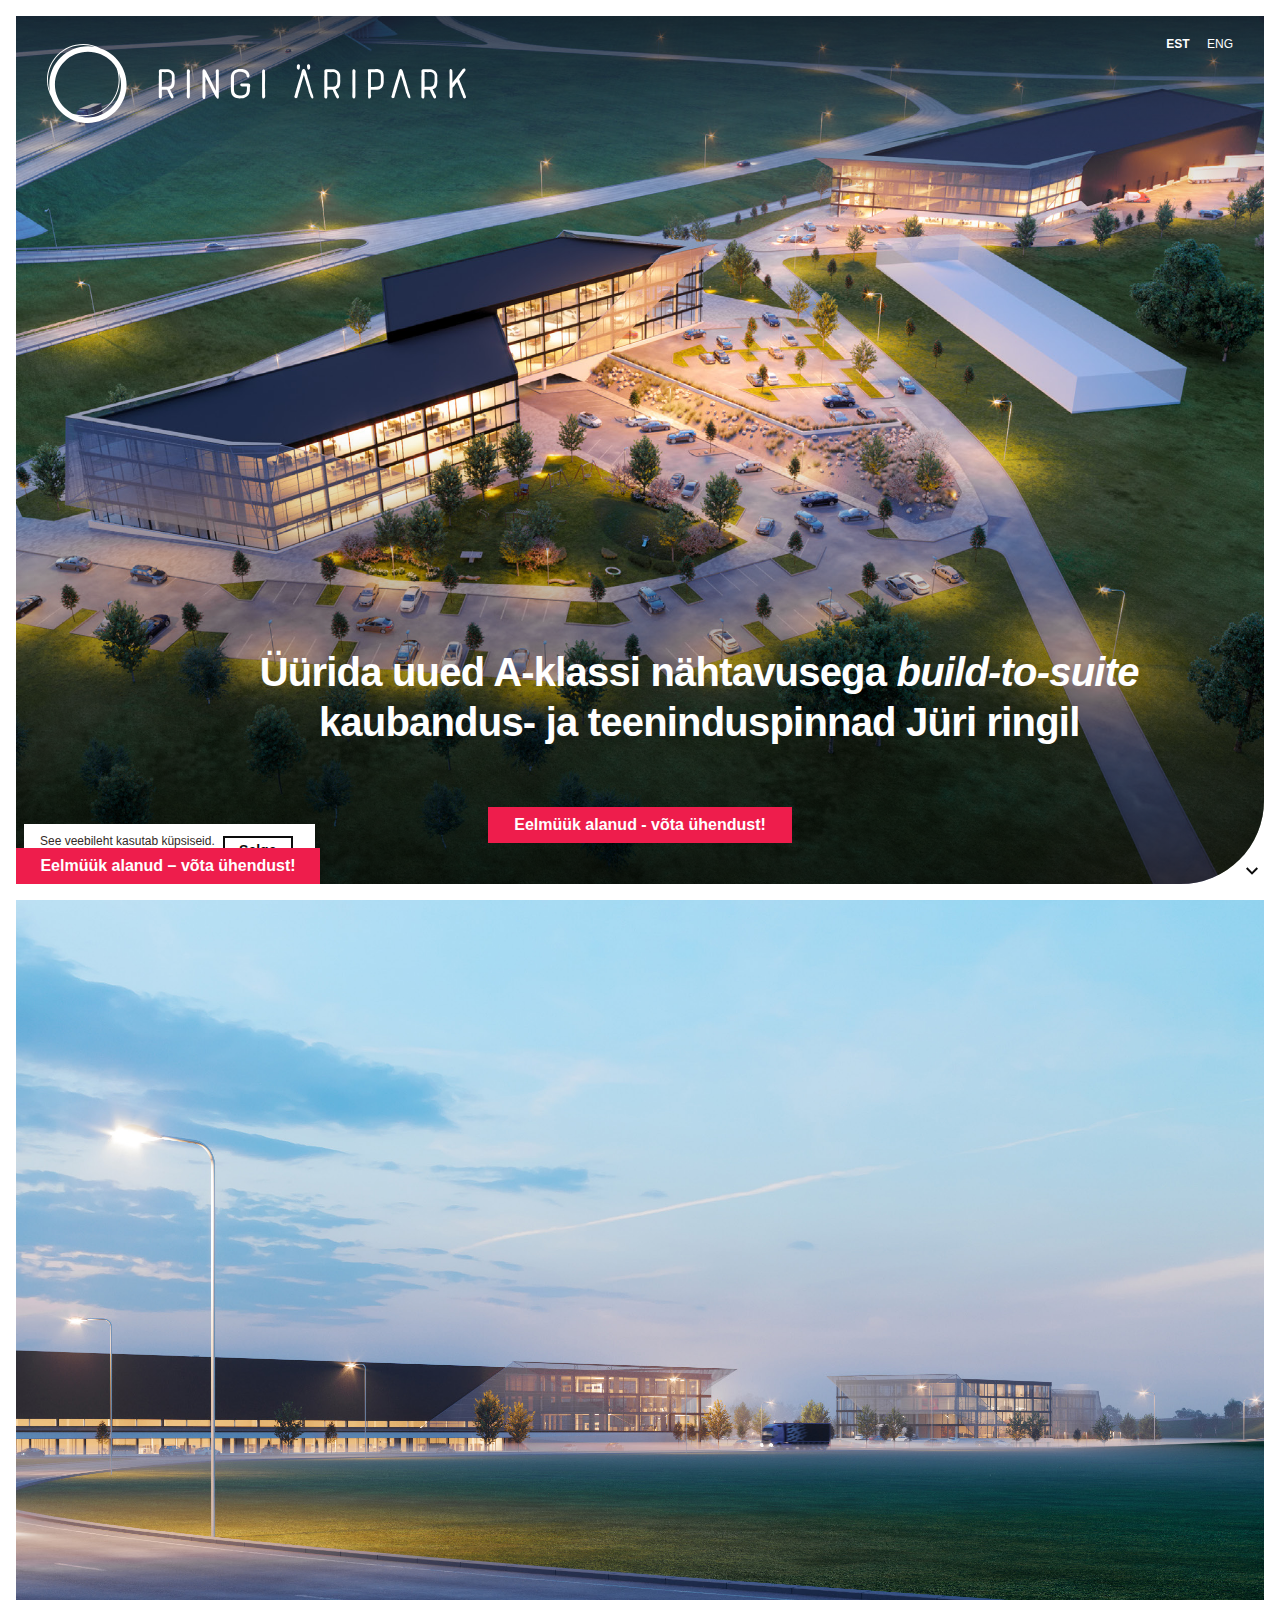
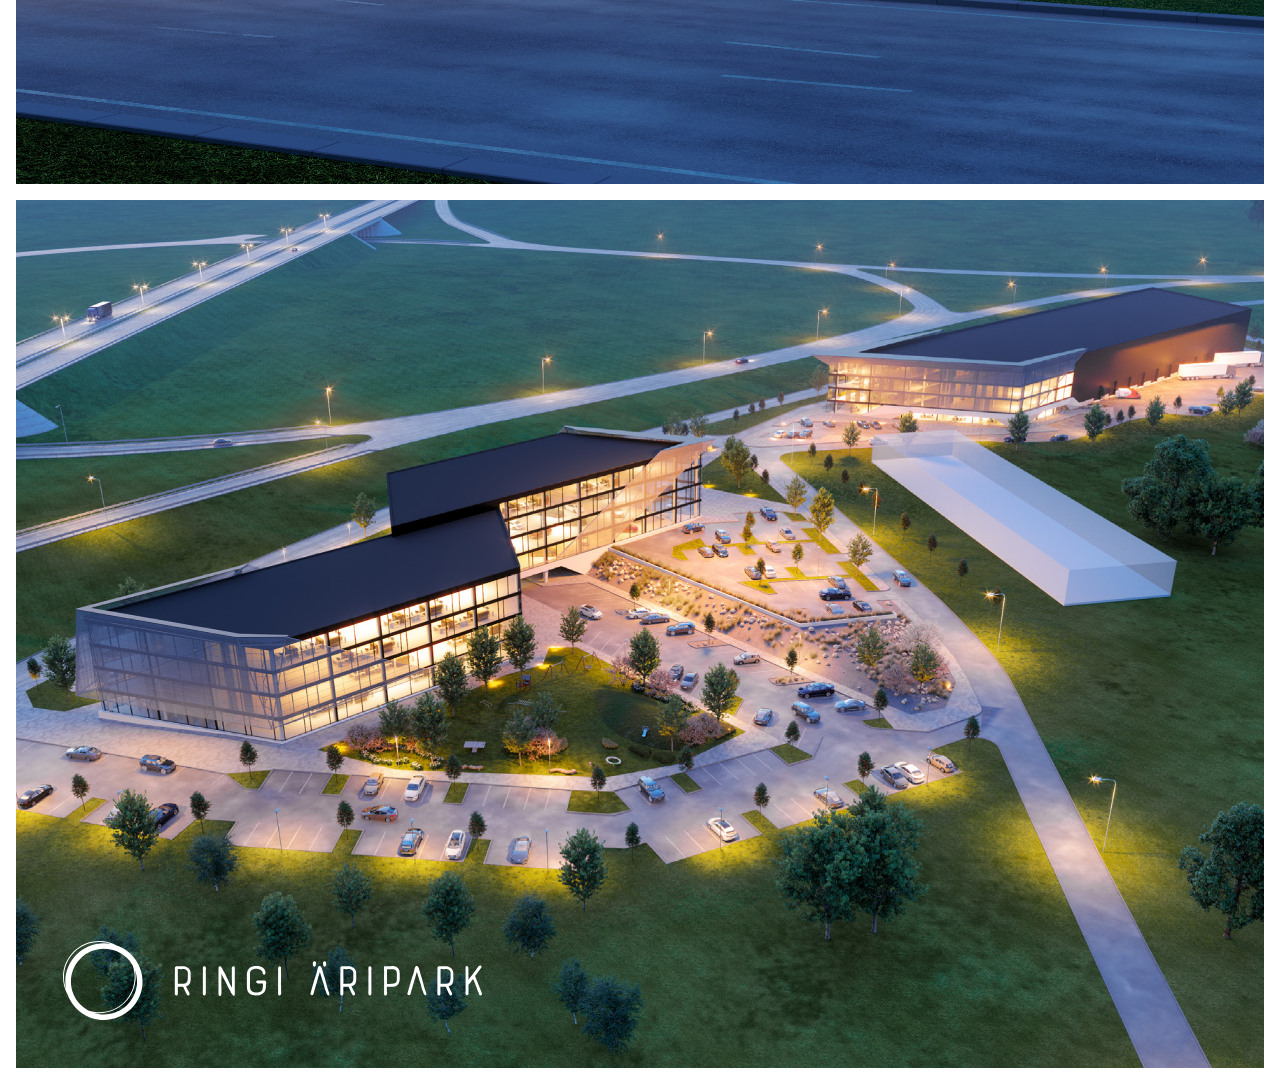
<file: index.html>
<!doctype html>
<html lang="et">

<head>
  <!-- Required meta tags -->
  <meta charset="utf-8">
  <meta name="viewport" content="width=device-width, initial-scale=1, shrink-to-fit=no">

  <!-- Bootstrap CSS -->
  <link rel="stylesheet" href="https://stackpath.bootstrapcdn.com/bootstrap/4.4.1/css/bootstrap.min.css"
    integrity="sha384-Vkoo8x4CGsO3+Hhxv8T/Q5PaXtkKtu6ug5TOeNV6gBiFeWPGFN9MuhOf23Q9Ifjh" crossorigin="anonymous">

  <!-- Custom CSS -->
  <link rel="stylesheet" href="css/styles.css">
  <link rel="stylesheet" href="css/mobile-styles.css">

  <!-- JS -->
  

  <link rel='shortcut icon' type='image/x-icon' href='favicon/favicon.ico' />

  <title>Ringi Äripark</title>
</head>

<body>

<div id="main" class="page">    

    <div class="sticky-top"></div>
    <div class="sticky-bottom"></div>

    <!-- Intro -->
    <section class="scroll">
        <div id="intro" class="container-fluid scrollify" data-section-name="first">
            <div id="logo" class="logo">
                <img src="icons and logos/logo-white.svg" alt="Ringi Äripark logo">
            </div>
            <div class="languages">
                <a class="body-xs" href="#"><strong>EST</strong></a>
                <a class="body-xs" href="#">ENG</a>
            </div>
            <div id="scrolldown" class="scrolldown" style="display: none;">
                <img onclick="window.scrollTo(0, window.innerHeight-16);" src="icons and logos/ScrolldownBtn.svg" alt="Järgmine sektsioon" aria-hidden="true">
            </div>
            <div class="container-fluid upper-gradient"></div>
            <div id="lower-grad" class="container-fluid lower-gradient"></div>

            <div id="heading-desktop" style="display: none;" class="heading">
                <h1>Üürida uued A-klassi nähtavusega <i>build-to-suite</i> kaubandus- ja teeninduspinnad Jüri ringil</h1>
            </div>
            <div id="heading-mobile" style="display: none;" class="heading">
                <h1>Üürida uued</h1>
                <h1>A-klassi nähtavusega <i>build-to-suite</i> kaubandus- ja teenindus-</h1>
                <h1>pinnad Jüri ringil</h1>
            </div>
            <div class="container-fluid btn-container">
                <button id="desktop-cta" onclick="handleCTA()" type="button" class="btn btn-primary m-primary">Eelmüük alanud - võta ühendust!</button>
            </div>

            <div id="sticky-cta" class="container sticky-cta" style="display:none">
                <button onclick="handleCTA()" type="button" class="btn btn-primary m-primary">Eelmüük alanud – võta ühendust!</button>
            </div>

            <div id="cookie-notice" class="cookie-notice">
                <div class="cookie-notice-text">
                    <p class="body-xs">See veebileht kasutab küpsiseid.</p>
                    <p class="body-xs">Tutvu meie <span><a href="">privaatsuspoliitikaga.</a></span></p>
                </div>
                
                <button type="button" onclick="hideCookieNotice()" class="btn btn-seconday s-secondary">Selge</button>
            </div>
        </div>
    </section>



    <!-- Detailinfo -->
    <section class="scroll">
        <div id="detailinfo" class="container-fluid scrollify">
            <img id="detailinfo-img" src="3D/ringi-aripark3.jpg" style="display:none" alt="Ringi Äripark 3D visualisatsioon">
            <div id="detailinfo-transparent" class="transparent-layer bg-white"></div>
            <div id="detailinfo-wrapper" class="container detailinfo-wrapper">
                <div class="rectangle9"></div>
                <h2 class="detailinfo-heading">Detailinfo</h2>
                <div class="rectangle10"></div>
                <div class="row detailinfo-row">
                    <p class="body-m-basic detailinfo-name">Tüüp</p>
                    <p class="body-m-basic">100% ärimaa</p>
                </div>
                <div class="rectangle13"></div>
                <row class="row detailinfo-row">
                    <p class="body-m-basic detailinfo-name">Brutopind</p>
                    <p class="body-m-basic">29 000 m<sup>2</sup></p>
                </row>
                <div class="rectangle13"></div>
                <row class="row detailinfo-row">
                    <p class="body-m-basic detailinfo-name">Hooneid</p>
                    <p class="body-m-basic">Kuni 5</p>
                </row>
                <div class="rectangle13"></div>
                <row class="row detailinfo-row">
                    <p class="body-m-basic detailinfo-name">Korruseid</p>
                    <p class="body-m-basic">Kuni 5</p>
                </row>
                <div class="rectangle13"></div>
                <row class="row detailinfo-row">
                    <p class="body-m-basic detailinfo-name desktop">Hoonestuskõrgus</p>
                    <p class="body-m-basic detailinfo-name mobile">Hoonestus-kõrgus</p>
                    <p class="body-m-basic">Kuni 20 m</p>
                </row>
                <div class="rectangle13"></div>
                <row class="row detailinfo-row">
                    <p class="body-m-basic detailinfo-name desktop">Kasutusotstarve</p>
                    <p class="body-m-basic detailinfo-name mobile">Kasutus-otstarve</p>
                    <p class="body-m-basic">Kaubandus, teenindus, showroom, büroo, ladu, väiketootmine</p>
                </row>
                <div class="rectangle13"></div>
                <row class="row detailinfo-row">
                    <p class="body-m-basic detailinfo-name">Parkimine</p>
                    <p class="body-m-basic">Krundil, tasuta</p>
                </row>
                <div class="rectangle13"></div>
                <row class="row detailinfo-row">
                    <p class="body-m-basic detailinfo-name">Energiamärgis</p>
                    <p class="body-m-basic">A</p>
                </row>
                <div class="rectangle13"></div>
                <row class="row detailinfo-row">
                    <p class="body-m-basic detailinfo-name">Tehnovõrgud</p>
                    <p class="body-m-basic">Vesi ja kanalisatsioon, gaas, elekter, side</p>
                </row>
                <div class="rectangle13"></div>
                <row class="row detailinfo-row">
                    <p class="body-m-basic detailinfo-name">Valmimine</p>
                    <p class="body-m-basic">Kuni 24 kuud</p>
                </row>
                <div class="rectangle10"></div>
                <button type="button" class="btn btn-primary m-primary"><svg width="24" height="16" viewBox="0 0 24 16" fill="none" xmlns="http://www.w3.org/2000/svg">
                    <path d="M19.35 6.04C18.67 2.59 15.64 0 12 0C9.11 0 6.6 1.64 5.35 4.04C2.34 4.36 0 6.91 0 10C0 13.31 2.69 16 6 16H19C21.76 16 24 13.76 24 11C24 8.36 21.95 6.22 19.35 6.04ZM17 9L12 14L7 9H10V5H14V9H17Z" fill="white"/>
                    </svg><span onclick="window.location.href='test.pdf'" class="btn-span" target="_blank">PDF-esitlus</span></button>
            </div>
        </div>
    </section>

    <!-- Kontakt -->
    <section class="scroll">
        <div id="kontakt" class="scroll-end container-fluid scrollify">
            
            <div id="kontakt-wrapper" class="container kontakt-wrapper">
                <div class="rectangle9 bg-white"></div>
                <h2 class="white" >Võta ühendust!</h2>
                <div class="row kontakt-text">
                    <p class="body-m-basic white">Martin Ellervee</p>
                    <p class="body-m-basic white">Stadium Real Estate OÜ</p>
                </div>
                <div class="row kontakt-email">
                    <a href="mailto:martin@baltreal.ee" class="body-m-basic white underline">martin<span style="bottom: 2px; position:relative;"><small>@</small></span>baltreal.ee</a>
                    <p class="body-m-basic white underline">+372 50 58 794</p>
                </div>
                <form method="post" id="contact-form">

                    <input type="text" id="first-name" name="firstname" placeholder="Teie nimi*">
                    <input type="tel" id="phone" name="phone" placeholder="Telefon*">
                    <input type="email" id="email" name="email" placeholder="E-post*">
                    <textarea id="message" name="message" placeholder="Küsimused, soovid, ettepanekud*"></textarea>
                    <p class="body-xs">Kasutame isikuandmeid kliendi päringule vastamiseks. Me ei edasta isikuandmeid kolmandatele osapooltele ega lisa isikuandmeid reklaami eesmärgiga andmebaasidesse. <a href="#">Tutvu meie privaatsuspoliitikaga.</a></p>
                    <div id="recaptcha" class="g-recaptcha" data-sitekey="6LfjTLkZAAAAABGS0VAmYJsb7lSmQNJJJyr55zqk" data-callback="recaptchaCallback"></div>
                    <button id="send-button" type="submit" class="btn btn-primary m-primary auto-layout before-recaptcha">Saada!</button>
                    <div id="form-notifications" class="form-notifications"></div>
                </form>
            </div>
            <div id="bottom-logo" style="display: none" class="logo">
                <img src="icons and logos/logo-white.svg" alt="Ringi Äripark logo">
            </div>
        </div>
    </section>
</div>

    

  <!-- Optional JavaScript -->
  
  <script src="js/smoothscroll.min.js"></script>
  
  <script src="https://www.google.com/recaptcha/api.js" async defer></script>

  <!-- jQuery first, then Popper.js, then Bootstrap JS -->
  <script src="https://code.jquery.com/jquery-3.4.1.slim.min.js"
    integrity="sha384-J6qa4849blE2+poT4WnyKhv5vZF5SrPo0iEjwBvKU7imGFAV0wwj1yYfoRSJoZ+n"
    crossorigin="anonymous"></script>
  <script src="https://cdn.jsdelivr.net/npm/popper.js@1.16.0/dist/umd/popper.min.js"
    integrity="sha384-Q6E9RHvbIyZFJoft+2mJbHaEWldlvI9IOYy5n3zV9zzTtmI3UksdQRVvoxMfooAo"
    crossorigin="anonymous"></script>
  <script src="https://stackpath.bootstrapcdn.com/bootstrap/4.4.1/js/bootstrap.min.js"
    integrity="sha384-wfSDF2E50Y2D1uUdj0O3uMBJnjuUD4Ih7YwaYd1iqfktj0Uod8GCExl3Og8ifwB6"
    crossorigin="anonymous"></script>

    <script src="js/script.js"></script>
    

</body>

</html>
</file>
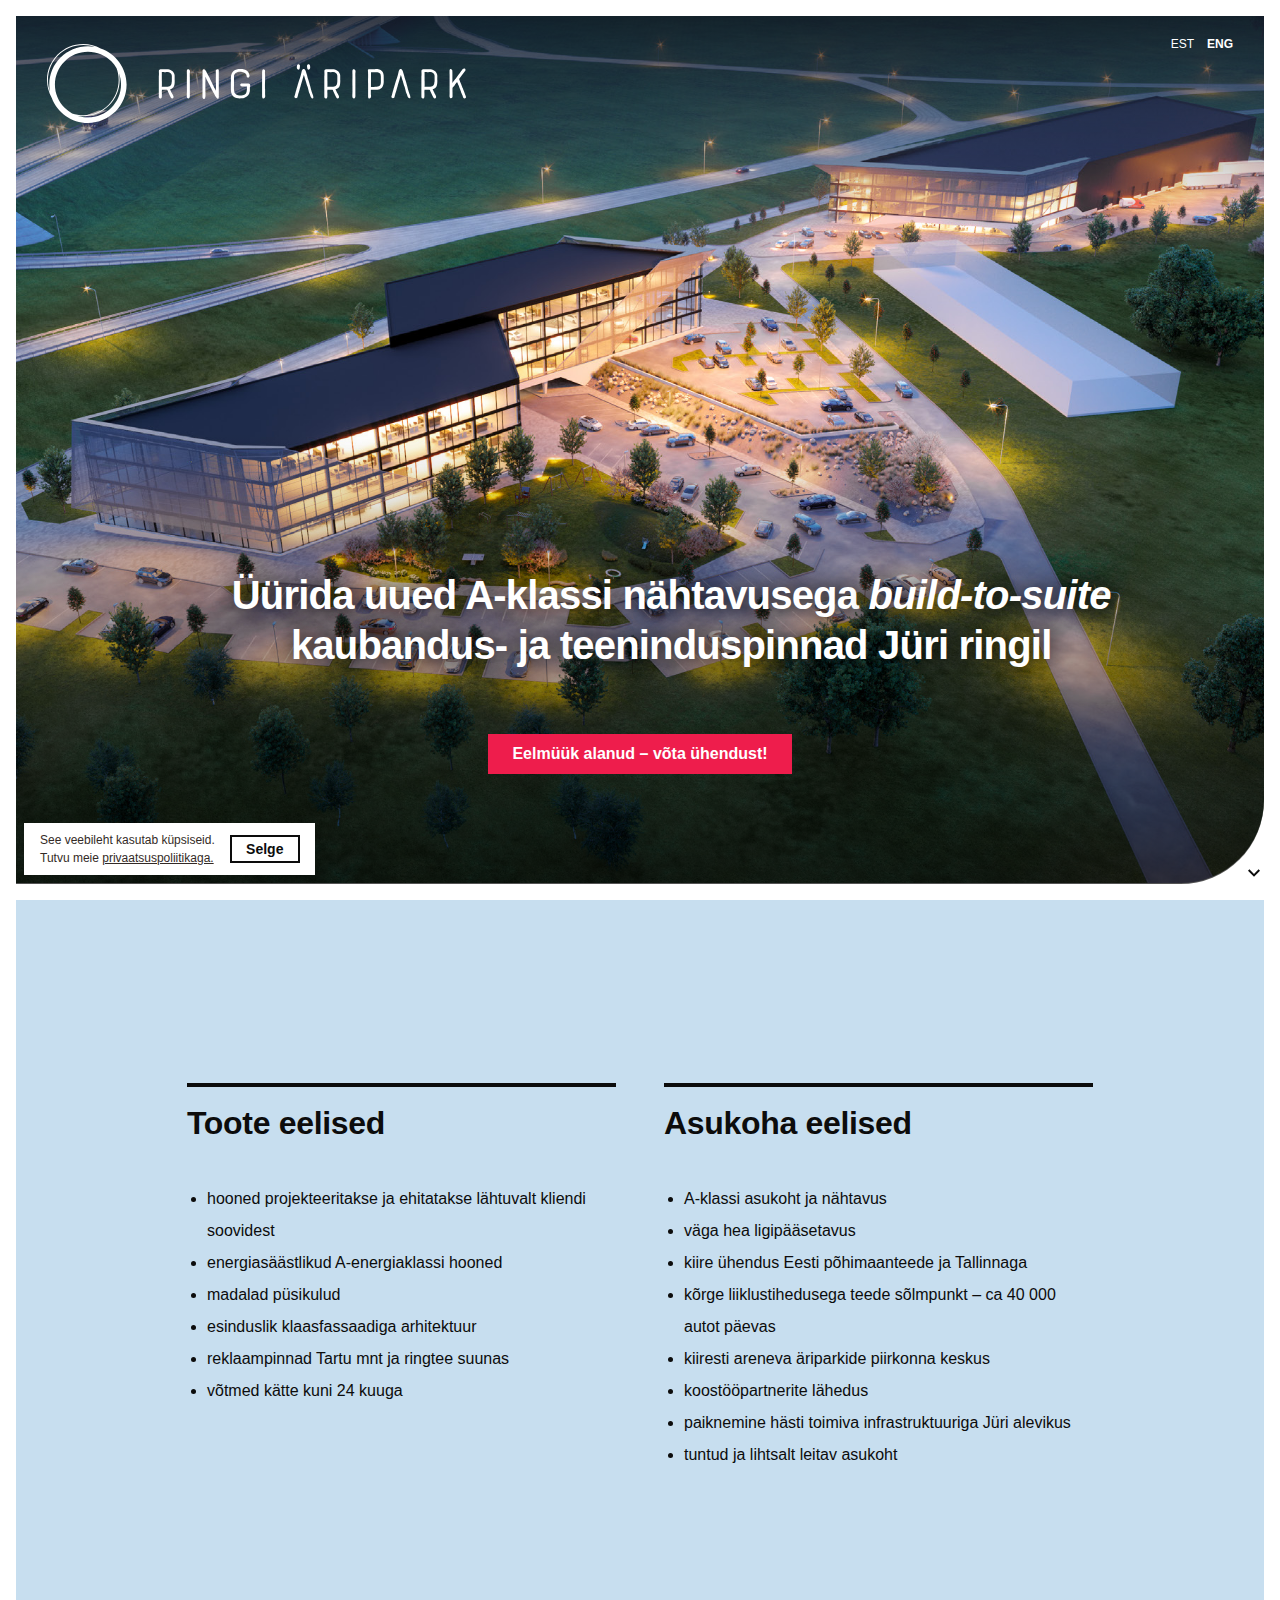
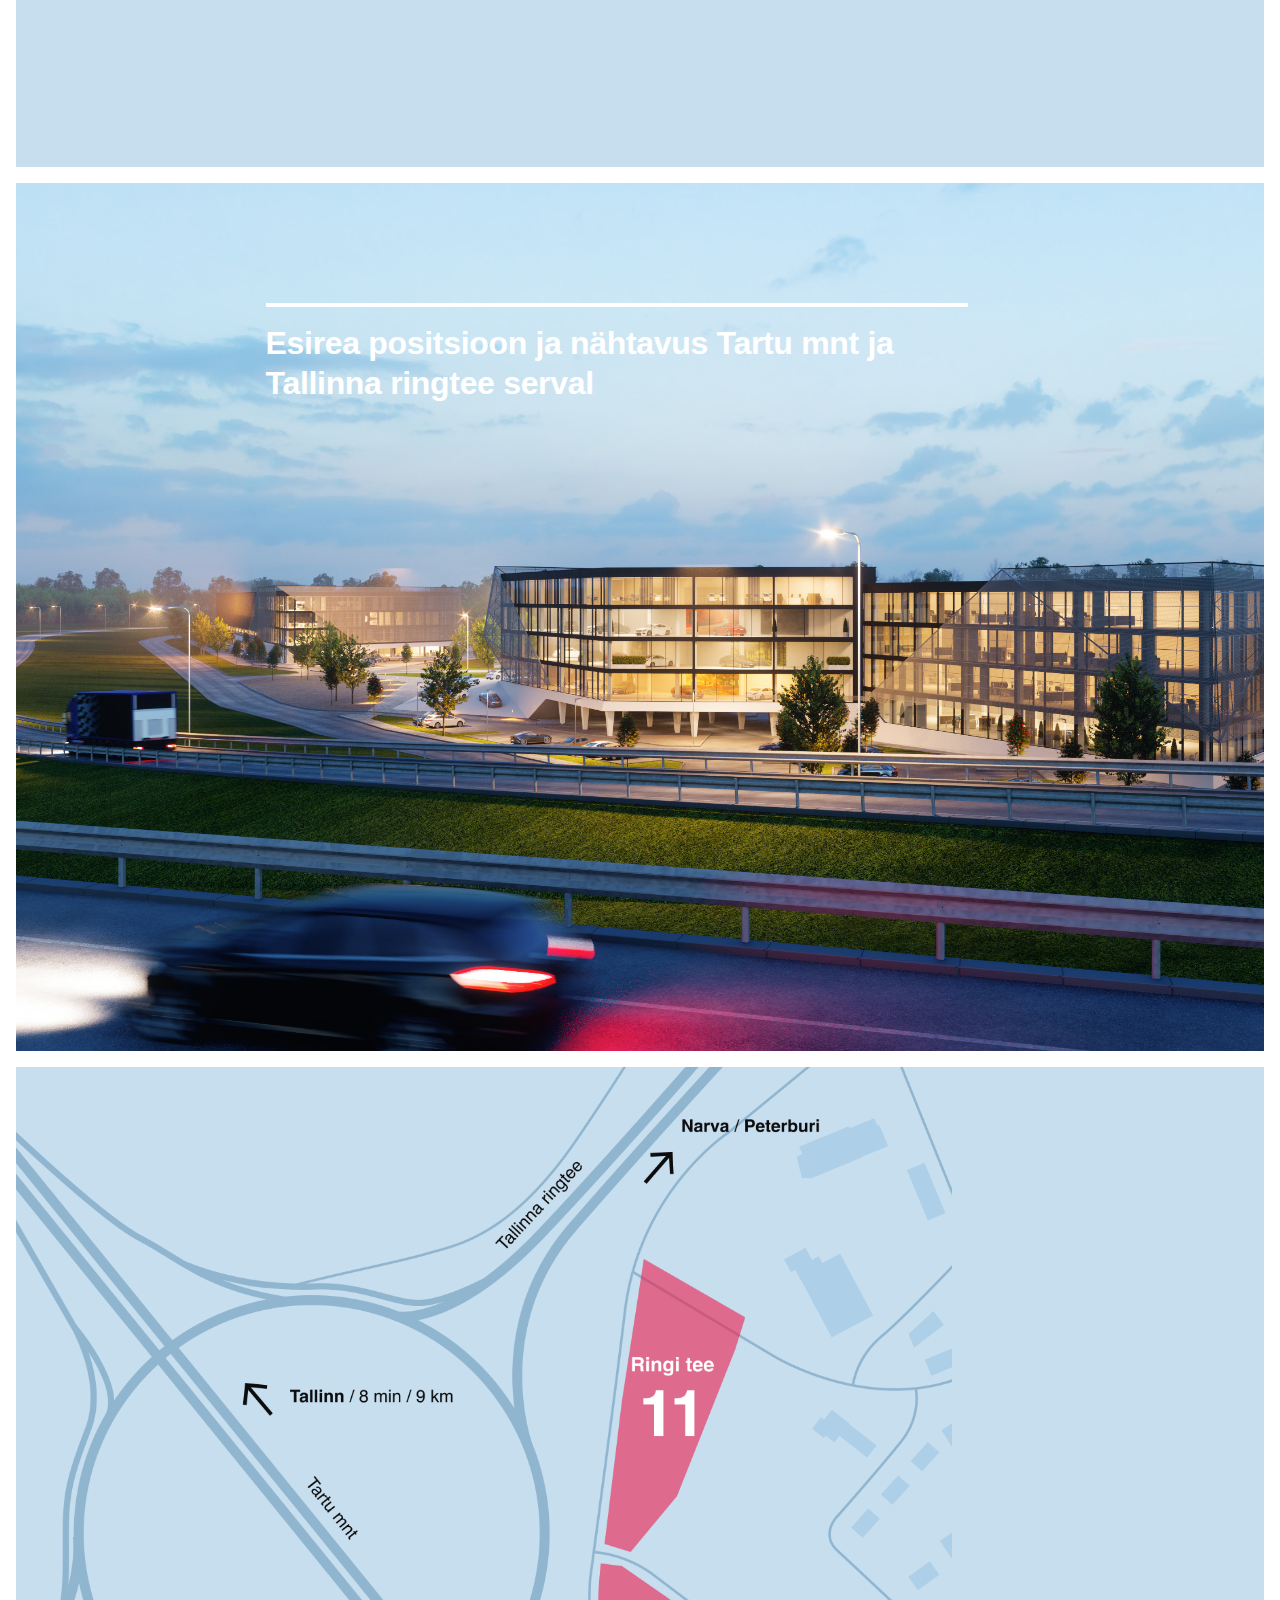
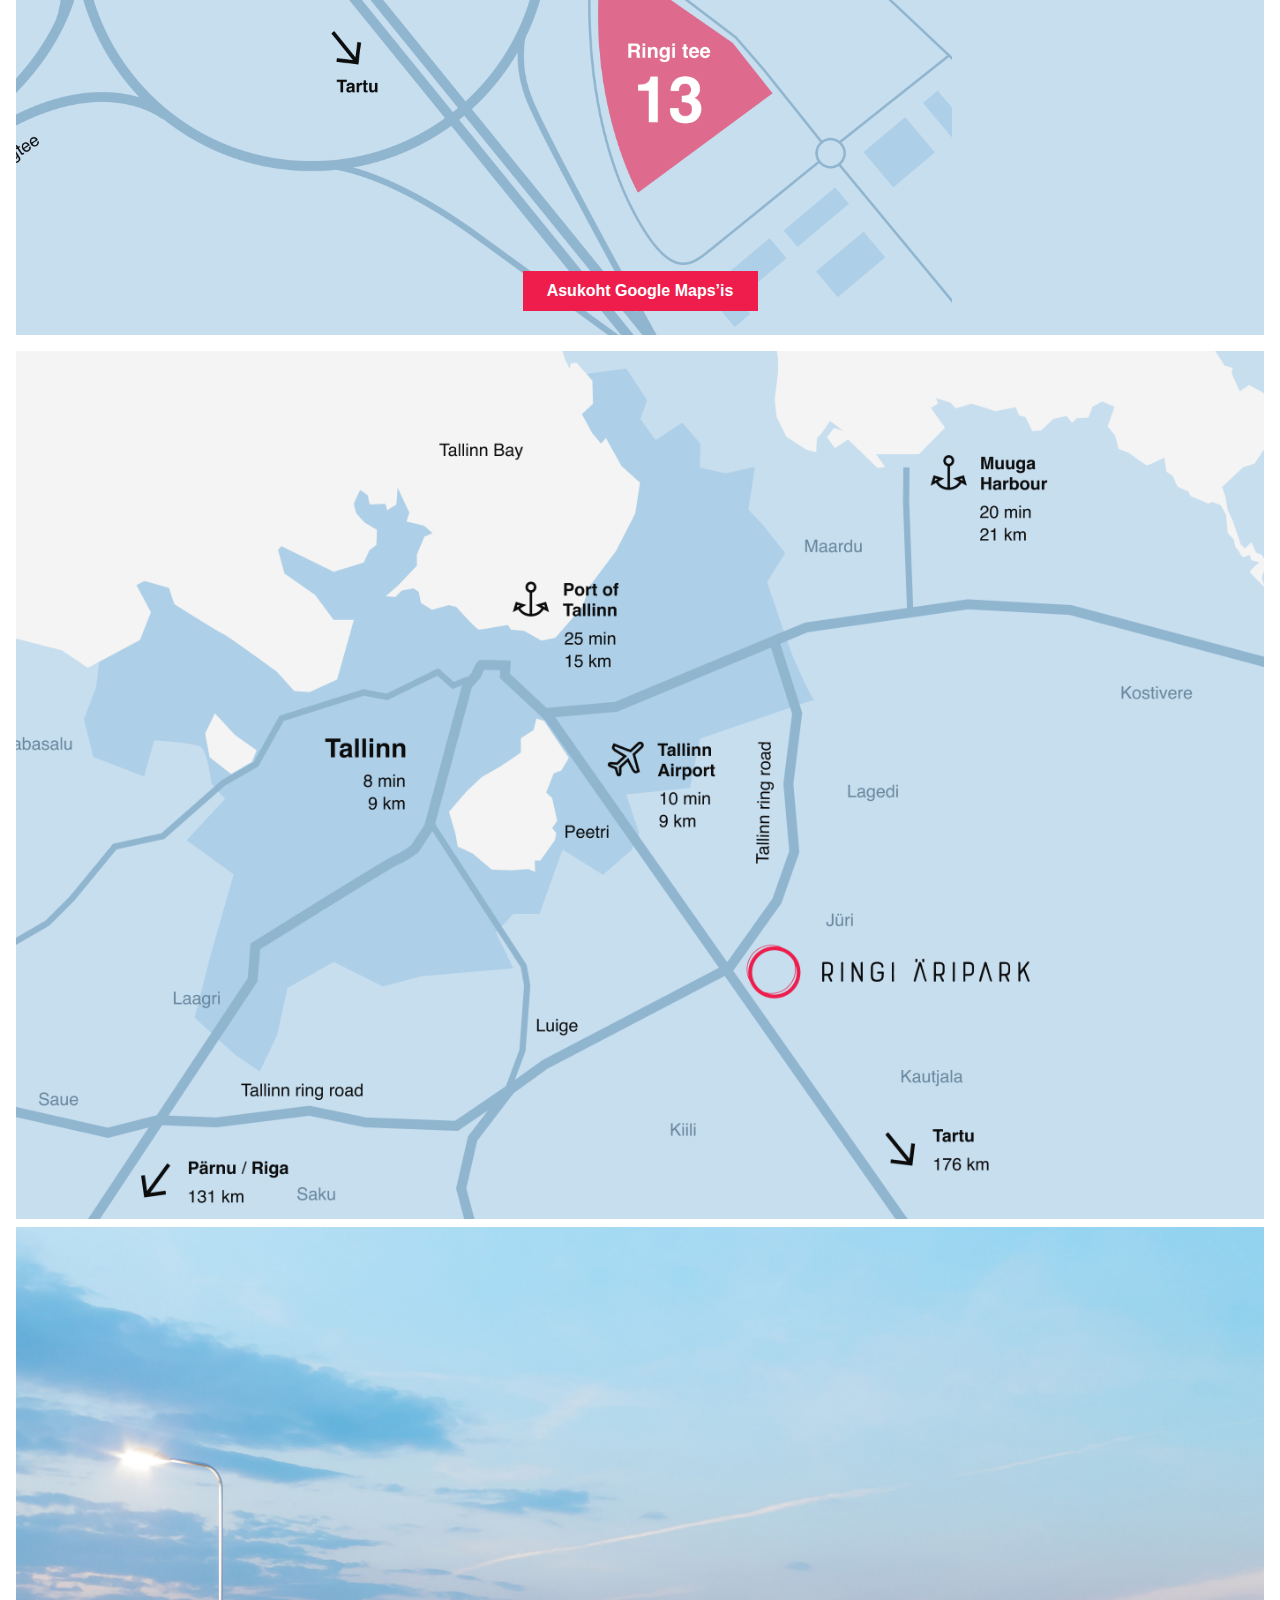
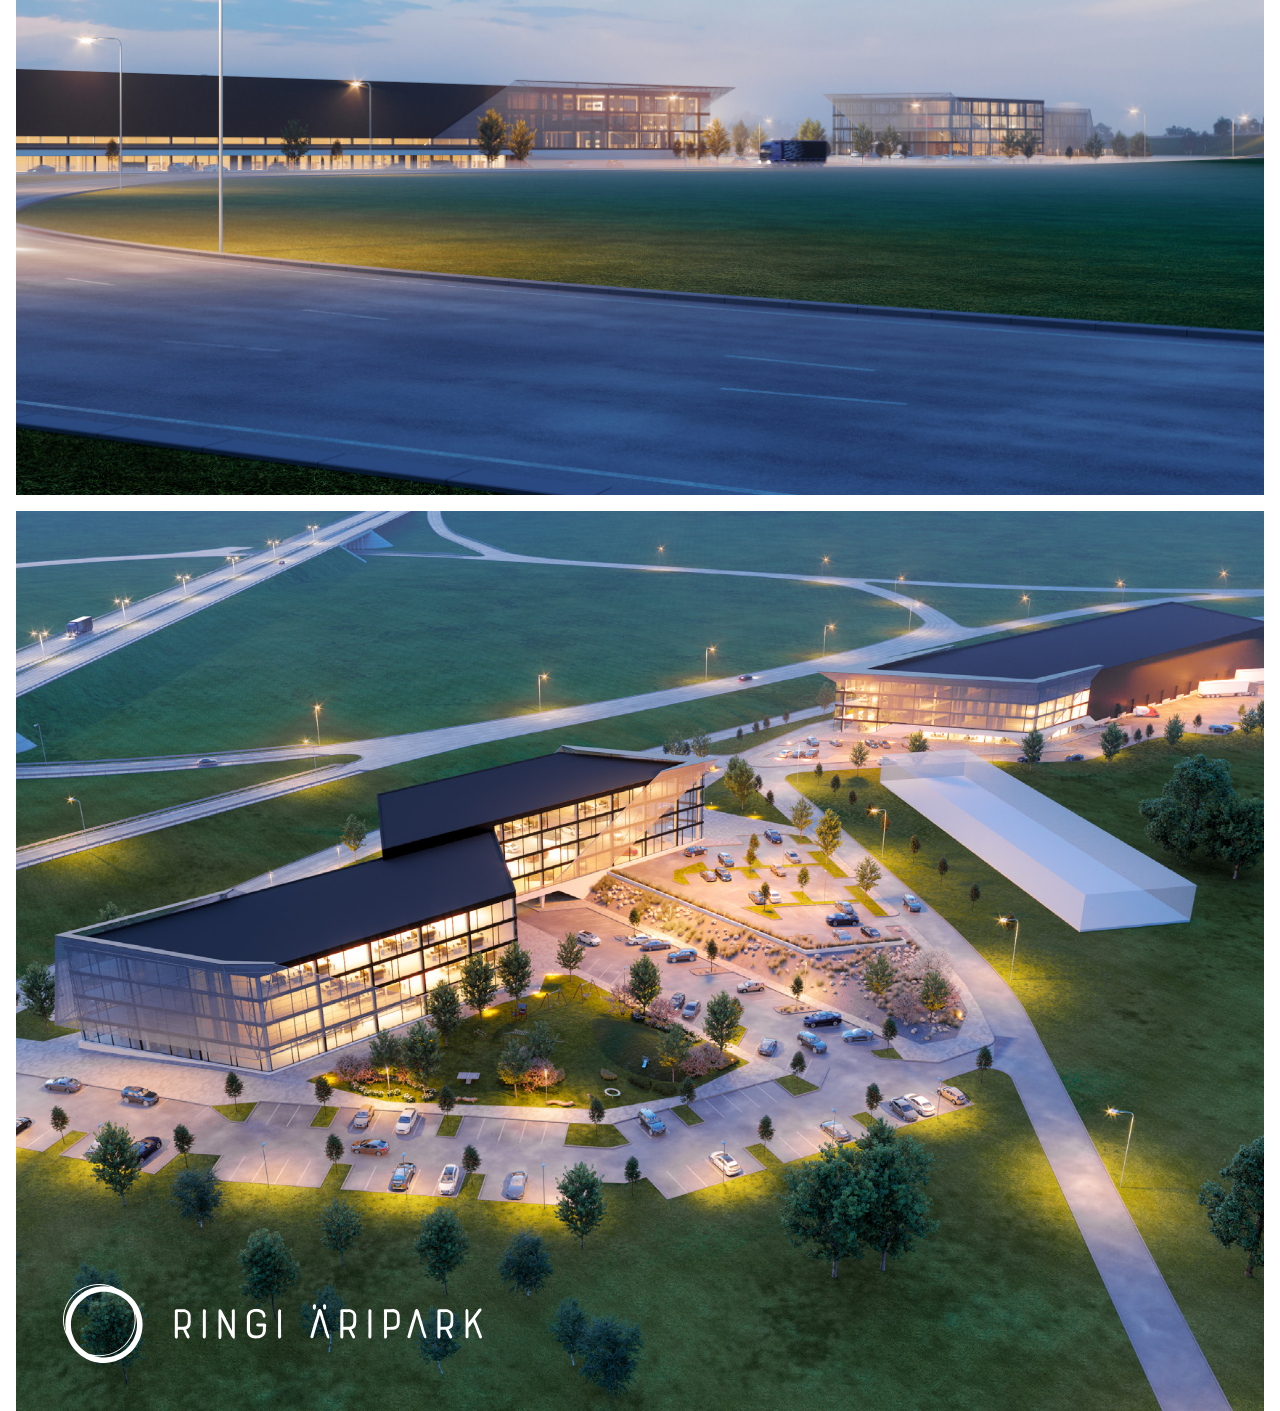
<file: vana versioon/index_eng.html>
<!doctype html>
<html lang="en">

<head>
  <!-- Required meta tags -->
  <meta charset="utf-8">
  <meta name="viewport" content="width=device-width, initial-scale=1, shrink-to-fit=no">

  <!-- Bootstrap CSS -->
  <link rel="stylesheet" href="https://stackpath.bootstrapcdn.com/bootstrap/4.4.1/css/bootstrap.min.css"
    integrity="sha384-Vkoo8x4CGsO3+Hhxv8T/Q5PaXtkKtu6ug5TOeNV6gBiFeWPGFN9MuhOf23Q9Ifjh" crossorigin="anonymous">

  <!-- Custom CSS -->
  <link rel="stylesheet" href="css/styles.css">

  <!-- JS -->
  <script src="https://www.google.com/recaptcha/api.js" async defer></script>
  <script src="https://code.jquery.com/jquery-3.5.1.min.js" integrity="sha256-9/aliU8dGd2tb6OSsuzixeV4y/faTqgFtohetphbbj0=" crossorigin="anonymous"></script>


  <link rel='shortcut icon' type='image/x-icon' href='favicon/favicon.ico' />

  <title>Ringi Äripark</title>
</head>

<body>

<div class="wrapper">

  <div class="sticky-top"></div>
  <div class="sticky-bottom"></div>
  <div class="sticky-left"></div>
  <div class="sticky-right"></div>
  <button id="sticky-cta" onclick="callToAction()" type="button" class="btn btn-primary m-primary auto-layout" style="display:none;">Eelmüük alanud – võta ühendust!</button>
  <div id="main" class="scroll-container">
<!-- Intro -->
    <section id="1">
      <div id="intro">
        <div class="container">
          <img class="logo" src="icons and logos/logo-white.svg" alt="">
          <img class="intro-img" src="3D/ringi-aripark1.jpg" alt="">
          <img src="icons and logos/ScrolldownBtn.svg" class="scroll-down" alt="" onclick="scrollDown(document.getElementById('eelised'))">
          <div id="cookie-alert" class="cookies-alert-container">
            <div class="cookies-alert-text">
              <p class="body-xs gray8">See veebileht kasutab küpsiseid.</p>
              <p class="body-xs gray8">Tutvu meie <span><a class="gray8 body-xs-underline" href="">privaatsuspoliitikaga.</a></span></p>
            </div>
            <button onclick="hideCookieAlert()" type="button" class="btn btn-secondary s-secondary">Selge</button>
          </div>
          <button onclick="callToAction()" type="button" class="btn btn-primary m-primary auto-layout">Eelmüük alanud – võta ühendust!</button>
          <div class="heading">
            <h1 class="white heading-text">Üürida uued A-klassi nähtavusega <i>build-to-suite</i> kaubandus- ja teeninduspinnad Jüri ringil</h1>
          </div>
          <div class="upper-cover-gradient"></div>
          <div id="lower-gradient" class="lower-cover-gradient"></div>
          <div class="language-container">
            <a href="index.html" class="est body-xs white">EST</a>
            <a href="index_eng.html" class="eng body-xs-bold white">ENG</a>  
          </div>
      
        </div>

      </div>
    </section>


    <!-- Eelised -->
    <section id="2">
      <div id="eelised">
        <div class="container2">
          <div class="toote-eelised">
            <div class="rectangle9"></div>
            <h2 class=eelised-heading>Toote eelised</h2>
            <div class="eelised-text">
              <ul>
                <li class="body-m-list">hooned projekteeritakse ja ehitatakse lähtuvalt kliendi soovidest</li>
                <li class="body-m-list">energiasäästlikud A-energiaklassi hooned</li>
                <li class="body-m-list">madalad püsikulud</li>
                <li class="body-m-list">esinduslik klaasfassaadiga arhitektuur</li>
                <li class="body-m-list">reklaampinnad Tartu mnt ja ringtee suunas</li>
                <li class="body-m-list">võtmed kätte kuni 24 kuuga</li>
              </ul>
            </div>
          </div>

          <div class="asukoha-eelised">
            <div class="rectangle9"></div>
            <h2 class="eelised-heading">Asukoha eelised</h2>
            <div class="eelised-text">
              <ul>
                <li class="body-m-list">A-klassi asukoht ja nähtavus</li>
                <li class="body-m-list">väga hea ligipääsetavus</li>
                <li class="body-m-list">kiire ühendus Eesti põhimaanteede ja Tallinnaga</li>
                <li class="body-m-list">kõrge liiklustihedusega teede sõlmpunkt – ca 40 000 autot päevas</li>
                <li class="body-m-list">kiiresti areneva äriparkide piirkonna keskus</li>
                <li class="body-m-list">koostööpartnerite lähedus</li>
                <li class="body-m-list">paiknemine hästi toimiva infrastruktuuriga Jüri alevikus</li>
                <li class="body-m-list">tuntud ja lihtsalt leitav asukoht</li>
              </ul>
            </div>
        </div>
        </div>
      </div>
    </section>


    <!-- Asukoht pildiga -->
    <section id="3">
      <div id="asukoht-pildiga">
        <div class="container">
          <div class="asukoht-pildiga-heading-container">
            <div class="rectangle9"></div>
            <h2 class="asukoht-pildiga-heading">Esirea positsioon ja nähtavus Tartu mnt ja Tallinna ringtee serval</h2>
            </div>
          
        </div>
      </div>
    </section>


    <!-- Asukoht kaardil -->
    <section id="4">
      <div id="asukoht-kaardil">
        <div class="container">
          <div class="flex-wrapper">
            <div class="asukoht-kaardil-img">
            </div>
            <div class="asukoht-kaardil-background">
            </div>
            <div class="overlay">
              <div id="info-box-wrapper" class="info-box-wrapper">
                <div id="info-box1" class="info-box">
                  <h4>Ringi tee 11</h4>
                  <div class="rectangle10"></div>
                  <p class="body-m-basic">Hooneid 2</p>
                  <div class="rectangle13"></div>
                  <p class="body-m-basic">Brutopind 14 000 m<sup>2</sup></p>
                  <div class="rectangle13" style="height:0.5px"></div>
                  <p class="body-m-basic">Krunt 14 520 m<sup>2</sup></p>
                  <div class="rectangle11"></div>
                </div>
                <div id="info-box2" class="info-box">
                  <h4>Ringi tee 13</h4>
                  <div class="rectangle10"></div>
                  <p class="body-m-basic">Hooneid 3</p>
                  <div class="rectangle13"></div>
                  <p class="body-m-basic">Brutopind 15 000 m<sup>2</sup></p>
                  <div class="rectangle13" style="height:0.5px"></div>
                  <p class="body-m-basic">Krunt 16 238 m<sup>2</sup></p>
                  <div class="rectangle11"></div>
                </div>
              </div>
            </div>
            <div class="overlay">
              <div id="asukoht-kaardil-text-wrapper" class="asukoht-kaardil-text-wrapper">
                <div class="rectangle9"></div>
                <h2 class="asukoht-kaardil-heading">Lähiümbrus</h2>
                <div class="text-container">
                  <p class="body-m-list">Eesti üks olulisim liiklussõlm ja äripiirkond, mis lähiaastatel üha laieneb.</p>
                  <p class="body-m-list">Piirkonnas tegutseb üle 2200 ettevõtte, sh Via 3L, DPD, Smarten Logistics, Rimi, Maxima, ABB, Bosch, Orkla, Pipelife, Würth, Inchcape Motors, United Motors jpt.</p>
                </div>
              </div>
            </div>
          </div>
          <a class="btn btn-primary m-primary auto-layout" target="_blank" role="button" href="https://www.google.com/maps/place/Ringi+tee+13,+J%C3%BCri,+75305+Harju+maakond/@59.3520503,24.6077846,10z/data=!4m5!3m4!1s0x4692ea2bfbf39341:0xc72deb154c289834!8m2!3d59.3520476!4d24.8879413">Asukoht Google Maps&#8217;is</a>
              
        </div>
        
      </div>
    </section>

    <!-- Asukoht kaardil üldisem -->
    <section id="5">
        <div id="asukoht-kaardil-yldisem">
          <div class="container">
                        
          </div>
        </div>
      </section>


    <!-- Detailinfo -->
    <section id="6">
      <div id="detailinfo">
        <div class="container">
          <div class="background-img"></div>
          <div class="overlay">
            <div id="detailinfo-wrapper" class="detailinfo-wrapper">
              <div class="rectangle9"></div>
              <h2>Detailinfo</h2>
              <div class="rectangle10"></div>
              <div class="detailinfo-row-wrapper">
                <p class="body-m-basic detailinfo-name">Tüüp</p>
                <p class="body-m-basic">100% ärimaa</p>
              </div>
              <div class="rectangle13"></div>
              <div class="detailinfo-row-wrapper">
                <p class="body-m-basic detailinfo-name">Brutopind</p>
                <p class="body-m-basic">29 000 m<sup>2</sup></p>
              </div>
              <div class="rectangle13"></div>
              <div class="detailinfo-row-wrapper">
                <p class="body-m-basic detailinfo-name">Hooneid</p>
                <p class="body-m-basic">Kuni 5</p>
              </div>
              <div class="rectangle13" style="height: 0.5px;"></div>
              <div class="detailinfo-row-wrapper">
                <p class="body-m-basic detailinfo-name">Korruseid</p>
                <p class="body-m-basic">Kuni 5</p>
              </div>
              <div class="rectangle13"></div>
              <div class="detailinfo-row-wrapper">
                <p class="body-m-basic detailinfo-name">Hoonestuskõrgus</p>
                <p class="body-m-basic">Kuni 20 m</p>
              </div>
              <div class="rectangle13"></div>
              <div class="detailinfo-row-wrapper">
                <p class="body-m-basic detailinfo-name">Kasutusotstarve</p>
                <p class="body-m-basic">Kaubandus, teenindus, showroom, büroo, ladu, väiketootmine</p>
              </div>
              <div class="rectangle13" style="height: 0.5px;"></div>
              <div class="detailinfo-row-wrapper">
                <p class="body-m-basic detailinfo-name">Parkimine</p>
                <p class="body-m-basic">Krundil, tasuta</p>
              </div>
              <div class="rectangle13"></div>
              <div class="detailinfo-row-wrapper">
                <p class="body-m-basic detailinfo-name">Energiamärgis</p>
                <p class="body-m-basic">A</p>
              </div>
              <div class="rectangle13" style="height: 0.5px;"></div>
              <div class="detailinfo-row-wrapper">
                <p class="body-m-basic detailinfo-name">Tehnovõrgud</p>
                <p class="body-m-basic">Vesi ja kanalisatsioon, gaas, elekter, side</p>
              </div>
              <div class="rectangle13"></div>
              <div class="detailinfo-row-wrapper">
                <p class="body-m-basic detailinfo-name">Valmimine</p>
                <p class="body-m-basic">Kuni 24 kuud</p>
              </div>
              <div class="rectangle10"></div>
              <button type="button" class="btn btn-primary m-primary auto-layout"><svg width="24" height="16" viewBox="0 0 24 16" fill="none" xmlns="http://www.w3.org/2000/svg">
                <path d="M19.35 6.04C18.67 2.59 15.64 0 12 0C9.11 0 6.6 1.64 5.35 4.04C2.34 4.36 0 6.91 0 10C0 13.31 2.69 16 6 16H19C21.76 16 24 13.76 24 11C24 8.36 21.95 6.22 19.35 6.04ZM17 9L12 14L7 9H10V5H14V9H17Z" fill="white"/>
                </svg><span class="btn-span">PDF-esitlus</span></button>
            </div> 
          </div>
              
        </div>
      </div>
    </section>


    <!-- Kontakt -->
    <section id="7">
      <div id="kontakt">
        <div class="container">
          <div class="background-img"></div>
          <div id="contact-form-wrapper" class="contact-form-wrapper">
            <div class="contact-opaque-layer">
              <div class="rectangle9"></div>
            <h2>Võta ühendust!</h2>
            <div class="kontakt-text-wrapper">
              <p class="body-m-basic">Martin Ellervee</p>
              <p class="body-m-basic">Stadium Real Estate OÜ</p>
              <div class="kontakt-email-wrapper">
                <a href="mailto:martin@baltreal.ee" class="body-m-basic">martin<span style="bottom: 2px; position:relative;"><small>@</small></span>baltreal.ee</a>
                <p class="body-m-basic">+372 50 58 794</p>
              </div>
            </div>

            <form method="post" id="contact-form">

              <input type="text" id="first-name" name="firstname" placeholder="Teie nimi*">
              <input type="tel" id="phone" name="phone" placeholder="Telefon*">
              <input type="email" id="email" name="email" placeholder="E-post*">
              <textarea id="message" name="message" placeholder="Küsimused, soovid, ettepanekud*"></textarea>
              <p class="body-xs">Kasutame isikuandmeid kliendi päringule vastamiseks. Me ei edasta isikuandmeid kolmandatele osapooltele ega lisa isikuandmeid reklaami eesmärgiga andmebaasidesse. <a href="#">Tutvu meie privaatsuspoliitikaga.</a></p>
              <div class="g-recaptcha" data-sitekey="6LfjTLkZAAAAABGS0VAmYJsb7lSmQNJJJyr55zqk" data-callback="recaptchaCallback"></div>
              <button id="send-button" type="submit" class="btn btn-primary m-primary auto-layout before-recaptcha">Saada!</button>
              <div id="form-notifications" class="form-notifications"></div>
            </form>
            </div>
          </div>
          <img class="logo" src="icons and logos/logo-white.svg" alt="">
        </div>
        
      </div>
    </section>
  </div>
</div>


  
  


  <!-- Optional JavaScript -->
  <script src="js/script.js"></script>
  
  <!-- jQuery first, then Popper.js, then Bootstrap JS -->
  <script src="https://code.jquery.com/jquery-3.4.1.slim.min.js"
    integrity="sha384-J6qa4849blE2+poT4WnyKhv5vZF5SrPo0iEjwBvKU7imGFAV0wwj1yYfoRSJoZ+n"
    crossorigin="anonymous"></script>
  <script src="https://cdn.jsdelivr.net/npm/popper.js@1.16.0/dist/umd/popper.min.js"
    integrity="sha384-Q6E9RHvbIyZFJoft+2mJbHaEWldlvI9IOYy5n3zV9zzTtmI3UksdQRVvoxMfooAo"
    crossorigin="anonymous"></script>
  <script src="https://stackpath.bootstrapcdn.com/bootstrap/4.4.1/js/bootstrap.min.js"
    integrity="sha384-wfSDF2E50Y2D1uUdj0O3uMBJnjuUD4Ih7YwaYd1iqfktj0Uod8GCExl3Og8ifwB6"
    crossorigin="anonymous"></script>
</body>

</html>
</file>
<file: css/styles.css>
/*
* Prefixed by https://autoprefixer.github.io
* PostCSS: v7.0.29,
* Autoprefixer: v9.7.6
* Browsers: last 4 version
*/

/* ---------------------------------------------------------------------------- */
/* ---------------GENERAL STYLES------------------ */
/* ---------------------------------------------------------------------------- */

html {
    scroll-behavior: smooth;
}

.page {
    padding: 0 16px 16px 16px;
}

.sticky-top {
    position: fixed; 
    height: 16px;
    width: calc(100% - 32px);
    z-index: 3000;
    background-color: white;
    
}

.sticky-bottom {
    position: fixed; 
    height: 16px;
    width: calc(100% - 32px);
    z-index: 3000;
    background-color: white;
    bottom: 0;
}

.container-fluid {
    margin-bottom: 16px;
}

h1 {
    font-family: Helvetica, sans-serif;
    font-style: normal;
    font-weight: bold;
    font-size: 40px;
    line-height: 50px;
    text-align: center;
    letter-spacing: -0.02em;
    padding: 0;
    margin: 0;
    min-width: 0;
    color: white;
    
}

h2 {
    font-family: Helvetica, sans-serif;
    font-style: normal;
    font-weight: bold;
    font-size: 32px;
    line-height: 40px;
    letter-spacing: -0.01em;
    color: #0C0C0C;
}

h4 {
    font-family: Helvetica, sans-serif;
    font-style: normal;
    font-weight: bold;
    font-size: 21px;
    line-height: 26px;
    color: #0C0C0C; 
}

.body-xs {
    font-family: Helvetica;
    font-style: normal;
    font-weight: normal;
    font-size: 12px;
    line-height: 18px;
    margin: 0;
    color: white;
}

.body-m-basic {
    font-family: Helvetica;
    font-style: normal;
    font-weight: normal;
    font-size: 16px;
    line-height: 24px;
    color: #0C0C0C;
}

.body-xs-bold {
    font-family: Helvetica;
    font-style: normal;
    font-weight: bold;
    font-size: 12px;
    line-height: 18px;
}

.body-xs {
    font-family: Helvetica;
    font-style: normal;
    font-weight: normal;
    font-size: 12px;
    line-height: 18px;
    margin: 0;
}

.body-xs-underline {
    font-family: Helvetica;
    font-style: normal;
    font-weight: normal;
    font-size: 12px;
    line-height: 18px;
    margin: 0;
    text-decoration: underline;
}

.s-secondary {
    background: white;
    border-radius: 0;
    border: 2px solid #0C0C0C;
    color: #0C0C0C;
    font-family: Helvetica, sans-serif;
    font-style: normal;
    font-weight: bold;
    font-size: 14px;
    line-height: 22px;
    padding: 0;
    outline: none;
}

.s-secondary:hover {
    border: 3px solid #BE0E36;
    background: white;
    color: #0C0C0C;
}

.s-secondary:active, .s-secondary:focus, .btn-secondary:focus, .btn-secondary:focus {
    background: white !important;
    color: #0C0C0C !important;
    outline: 1px solid #787878 !important;
    border-style: none !important;
    -webkit-box-shadow: none !important;
            box-shadow: none !important;
    border: 3px solid #BE0E36 !important;

}

.m-primary, .m-primary:disabled {
    background: #EE1D4C;
    color: white;
    border: none;
    border-radius: 0;
    font-family: Helvetica, sans-serif;
    font-style: normal;
    font-weight: bold;
    font-size: 16px;
    line-height: 24px;
    display: -webkit-inline-box;
    display: -ms-inline-flexbox;
    display: inline-flex;
    -webkit-box-align: center;
        -ms-flex-align: center;
            align-items: center;
    -webkit-box-pack: center;
        -ms-flex-pack: center;
            justify-content: center;
    color: white;
    outline: none !important;
    opacity: 1;
    z-index: 4000;
    width: 304px;
    margin-left: calc(50% - 152px);
    
}

.m-primary:hover {
    background: #BE0E36;
    cursor: pointer;
}

.m-primary:active, .m-primary:focus, .btn-primary:focus, .btn-primary:active {
    background: #BE0E36 !important;
    outline: 1px solid #787878 !important;
    border-style: none !important;
    -webkit-box-shadow: none !important;
            box-shadow: none !important;
}

a:hover {
    color: white;
    text-decoration: none;
}

.rectangle9 {
    width: 100%;
    height: 4px;
    background-color: #0C0C0C;
    z-index: 30;
}

.rectangle10 {
    height: 2px;
    background: #0C0C0C;
    width: 100%;
}

.rectangle13 {
    height: 1px;
    width: 100%;
    background: #0C0C0C;
}

html {
    scroll-snap-type: y mandatory;
    scroll-snap-points-y: repeat(300px);
    overflow-y: scroll;
} 

.scroll {
    scroll-snap-align: start;

}

.scroll-end {
    scroll-snap-align: end;
}

/* ----------------------------------------------------------------------------- */
/* --------------------INTRO---------------------- */
/* ----------------------------------------------------------------------------- */

.logo {
    top: 44px; 
    left: 47px; 
    position: absolute; 
    height: 79px;
    z-index: 4000;
    max-height: 79px;
}

.logo img {
    height: 100%;
}

.languages {
    position: absolute; 
    right: 34px; 
    top: 35px;
    line-height: 1;
}

.languages .body-xs {
    margin: 0 13px 0 0;
}

.scrolldown {
    position: absolute; 
    top: calc(100vh - 45px);
    bottom: auto;
    right: 12px; 
    -o-transition: 0.2s; 
    transition: 0.2s;
    -webkit-transition: 0.2s;   
    z-index: 4000;
}

.scrolldown:hover {
    -webkit-transform: translate(0, 4px);
        -ms-transform: translate(0, 4px);
            transform: translate(0, 4px); 
    cursor: pointer;
}

#intro {
    background: url(../3D/ringi-aripark1.jpg);
    height: calc(100vh - 16px);
    background-position: center center; 
    background-size: cover;
    padding: 0;
    border-radius: 0 0 83.5px 0; 
    top: 0;
}

.upper-gradient {
    height: 200px; 
    background: -webkit-gradient(linear, left top, left bottom, from(rgba(0, 0, 0, 0.67)), to(rgba(0, 0, 0, 0))); 
    background: -o-linear-gradient(top, rgba(0, 0, 0, 0.67) 0%, rgba(0, 0, 0, 0) 100%); 
    background: linear-gradient(180deg, rgba(0, 0, 0, 0.67) 0%, rgba(0, 0, 0, 0) 100%);
    padding: 0;
}

.lower-gradient {
    height: 454px;
    -webkit-transform: rotate(-180deg);
        -ms-transform: rotate(-180deg);
            transform: rotate(-180deg);
    background: -webkit-gradient(linear, left top, left bottom, from(rgba(0, 0, 0, 0.67)), to(rgba(0, 0, 0, 0)));
    background: -o-linear-gradient(top, rgba(0, 0, 0, 0.67) 0%, rgba(0, 0, 0, 0) 100%);
    background: linear-gradient(180deg, rgba(0, 0, 0, 0.67) 0%, rgba(0, 0, 0, 0) 100%);
    position: absolute; 
    top: calc(100vh - 470px);
    left: 16px;
    width: calc(100% - 32px);
    border-radius: 83.5px 0 0 0;
    padding: 0;

}

.heading {
    position: absolute; 
    bottom: 153px;
    margin-left: 18%;
    margin-right: 10%;
    
}



.btn-container {
    position: absolute; 
    bottom: 57px;
    margin: 0;  
    padding: 0;
    width: calc(100% - 32px); 
}

.cookie-notice {
    position: absolute; 
    left: 24px; 
    bottom: 24px; 
    height: 52px; 
    width: 291px; 
    background: white; 
    z-index: 1999; 
    -webkit-box-pack: start; 
        -ms-flex-pack: start; 
            justify-content: flex-start; 
    -webkit-box-align: center; 
        -ms-flex-align: center; 
            align-items: center; 
    -webkit-box-orient: horizontal; 
    -webkit-box-direction: normal; 
        -ms-flex-direction: row; 
            flex-direction: row; 
    opacity: 1; 
    display: none; 
}

.cookie-notice p, .cookie-notice a {
    color: #332A26;
}

.cookie-notice a {
    color: #332A26;
    text-decoration: underline;
}

.cookie-notice-text {
    margin: 8px 8px 8px 16px;
}

.cookie-notice .s-secondary {
    width: 70px;
    height: 28px;
    margin: 0;
}


.animate-cookie-notice {
    -webkit-animation: fade 0.3s;
            animation: fade 0.3s; 
    -webkit-animation-fill-mode: forwards; 
            animation-fill-mode: forwards;
}

@-webkit-keyframes fade {
    0% {
        opacity: 1;
    }
    99% {

        visibility: visible;
    }

    100% {
        opacity: 0;
        visibility: hidden;
    }
}

@keyframes fade {
    0% {
        opacity: 1;
    }
    99% {

        visibility: visible;
    }

    100% {
        opacity: 0;
        visibility: hidden;
    }
}

.sticky-cta {
    position: fixed;
    bottom: 16px;
    z-index: 4900;
    left: 16px;
    width: 304px; 
    margin: 0;
}

/* ----------------------------------------------------------------------------- */
/* --------------------DETAILINFO---------------------- */
/* ----------------------------------------------------------------------------- */


.detailinfo-wrapper {
    background: transparent;
    height: 100%; 
    width: 40%; 
    min-width: 480px;
    padding: 81px 64px;
    position: absolute;
    right: -15vw;
    top: 0;
    opacity: 0;
    -webkit-transition: 0.8s ease-in-out;
    -o-transition: 0.8s ease-in-out;
    transition: 0.8s ease-in-out;
}

#detailinfo {
    padding: 0;
    position: relative;
    overflow-x: hidden;
    background: url(../3D/ringi-aripark3.jpg);
    height: calc(100vh - 16px);
    min-height: 700px;
    background-position: center center; 
    background-size: cover;
}

.transparent-layer {
    height: 100%; 
    width: 40%; 
    min-width: 480px;
    position: absolute;
    right: -15vw;
    top: 0;
    opacity: 0;
    -webkit-transition: 0.8s ease-in-out;
    -o-transition: 0.8s ease-in-out;
    transition: 0.8s ease-in-out;
}

.bg-white {
    background: white;
}

.bg-black {
    background: #0C0C0C;
}

.animate-transparent-layer {
    opacity: 0.85; 
    -webkit-transform: translate(-15vw, 0); 
        -ms-transform: translate(-15vw, 0); 
            transform: translate(-15vw, 0);
}

.animate-detailinfo {
    opacity: 1; 
    -webkit-transform: translate(-15vw, 0); 
        -ms-transform: translate(-15vw, 0); 
            transform: translate(-15vw, 0); 
}
.detailinfo-name {
    min-width: 128px;
    margin: 0 14px 0 0;
}
.detailinfo-row p {
    margin-bottom: 0;
}
.detailinfo-row {
    margin: 4px 0;
    -ms-flex-wrap: nowrap;
        flex-wrap: nowrap;
}



.detailinfo-heading {
    margin: 16px 0 40px 0;
}

#detailinfo .m-primary {
    margin: 16px 0 0 0;
    width: 169px;
}

.btn-span {
    margin-left: 8px;
}
.desktop {
    display: block;
}

.mobile {
    display: none;
}
/* ----------------------------------------------------------------------------- */
/* --------------------KONTAKT---------------------- */
/* ----------------------------------------------------------------------------- */

#kontakt {
    background: url(../3D/ringi-aripark1.jpg);
    min-height: 866px;
    height: 123vh;
    background-position: center center; 
    background-size: cover;
    margin-bottom: 0;
    overflow-x: hidden;
    position: relative;
    padding: 0;
}

.kontakt-wrapper {
    background-color: rgba(12, 12, 12, 0);
    height: 100%; 
    width: 40%; 
    min-width: 480px;
    padding: 81px 64px;
    position: absolute;
    right: -15vw;
    top: 0;
    opacity: 0;
    -webkit-transition: 0.8s ease-in-out;
    -o-transition: 0.8s ease-in-out;
    transition: 0.8s ease-in-out;
    overflow-y: hidden; 
}

.kontakt-wrapper h2 {
    margin-top: 16px;
    margin-bottom: 40px;
}

.animate-kontakt {
    opacity: 1;
    background-color: rgba(12, 12, 12, 0.85);
    -webkit-transform: translate(-15vw, 0);
        -ms-transform: translate(-15vw, 0);
            transform: translate(-15vw, 0);
}

.white {
    color: white;
}

.kontakt-text > * {
    width: 100%;
    line-height: 150%;
    margin: 0;
}


.kontakt-text, .kontakt-email {
    margin: 0;
    padding: 0;
}
.kontakt-text {
    margin-bottom: 5px;
}

.kontakt-email a {
    margin-right: 8px;
    color: white;
}

.kontakt-email p {
    margin: 0;
    line-height: 14px;
}

.underline {
    border-bottom: 0.5px solid white;
    line-height: 14px;
    margin: 0;
    
}

form {
    margin-top: 40px;
}

input {
    height: 48px; 
    width: 100%;
    margin-bottom: 12px;
    background: transparent; 
    border: 1px solid white;
    padding-left: 8px;
    color: white;
}

input[type="text"], input[type="tel"], input[type="email"], textarea {
    font-family: Helvetica;
    font-style: normal;
    font-weight: normal;
    font-size: 16px;
    line-height: 24px;
}

textarea {
    height: 108px;
    width: 100%;
    margin-bottom: 12px;
    background: transparent;
    border: 1px solid white;
    padding-left: 8px;
    color: white;
    padding-top: 11px;
}

input:focus {
    color: white;
}

textarea:focus {
    color: white;
}

::-webkit-input-placeholder {
    font-family: Helvetica, sans-serif;
    font-style: normal;
    font-weight: normal;
    font-size: 16px;
    line-height: 24px;
    margin-left: 8px;
    color: white;
}

::-moz-placeholder {
    font-family: Helvetica, sans-serif;
    font-style: normal;
    font-weight: normal;
    font-size: 16px;
    line-height: 24px;
    margin-left: 8px;
    color: white;
}

:-ms-input-placeholder {
    font-family: Helvetica, sans-serif;
    font-style: normal;
    font-weight: normal;
    font-size: 16px;
    line-height: 24px;
    margin-left: 8px;
    color: white;
}

::-ms-input-placeholder {
    font-family: Helvetica, sans-serif;
    font-style: normal;
    font-weight: normal;
    font-size: 16px;
    line-height: 24px;
    margin-left: 8px;
    color: white;
}

::placeholder {
    font-family: Helvetica, sans-serif;
    font-style: normal;
    font-weight: normal;
    font-size: 16px;
    line-height: 24px;
    margin-left: 8px;
    color: white;
}

#send-button {
    width: 100%;
    position: relative; 
    margin: 11px 0 8px 0;
  
}

form a {
    color: white; 
    text-decoration: underline; 
}

form .body-xs {
    margin-bottom: 5px;
}

#kontakt .logo {
    top: auto;
    bottom: 48px;
}

.before-recaptcha {
    cursor: default !important;
}

.before-recaptcha:hover {
    background: #EE1D4C !important;
}

.recaptcha-verified {
    cursor: pointer;
}





/* ----------------------------------------------------------------------------- */
/* --------------------MEDIA QUERIES---------------------- */
/* ----------------------------------------------------------------------------- */

@media only screen and (max-width: 790px) {
    .logo {
        height: 10vw;
    }
}



@media only screen and (min-height: 769px) {
    .detailinfo-row {
        margin: 8px 0;

    }

    #detailinfo .m-primary {
        margin-top: 24px;
    }
}

@media only screen and (min-height: 866px) {
    #kontakt {
        height: calc(100vh - 32px);
    }
}

@media only screen and (min-width: 1500px) {
    .detailinfo-name {
        min-width: 30%;
    }
}
</file>
<file: css/mobile-styles.css>
/*
* Prefixed by https://autoprefixer.github.io
* PostCSS: v7.0.29,
* Autoprefixer: v9.7.6
* Browsers: last 4 version
*/

/* Media queries for mobile 
** Breakpoint for mobile content: 600px 
*/ 

@media only screen and (max-width: 600px) {

    

    html, body {
        height: 100%;

    }
    h1 {
        font-size: 34px;
        line-height: 42px;
    }

    .logo {
        
        top: 24px;
        left: 32px;
    }

    #main {
        padding: 8px;
    }

    .sticky-top, .sticky-bottom {
        height: 8px;
        width: calc(100% - 14px);
        margin-left: -1px;
        margin-right: -1px;
        z-index: 4999;
    }

    .languages {
        right: 24px; 
        top: 31px;
    }

    .heading {
        margin: 0 24px 0 32px;
        bottom: 80px;
    }

    #intro {
        border-radius: 0;
        height: calc(var(--vh, 1vh) * 100 - 16px); 
    }

    .lower-gradient {
        width: calc(100vw - 16px); 
        left: 8px;
        border-radius: 0;
        top: calc(var(--vh, 1vh) * 100 - 462px);
    }

    .btn-container {
        bottom: 0;
        position: fixed;
        z-index: 4999;
        left: 8px; 
        width: calc(100vw - 16px);

    }

    .btn-container .m-primary {
        width: 100%;
        margin: 0;
        
    }

    .container-fluid {
        margin-bottom: 8px;
    }

    .cookie-notice {
        top: 8px; 
        bottom: auto;
        z-index: 4001;
        left: 8px;
        width: calc(100vw - 16px);
        position: fixed;
        display: -webkit-box;
        display: -ms-flexbox;
        display: flex;
        -webkit-box-pack: justify;
            -ms-flex-pack: justify;
                justify-content: space-between; 
        
    }

    .cookie-notice .s-secondary {
        margin-right: 8px;
    }

/* ----------------------------------------------------------------------------- */
/* --------------------DETAILINFO---------------------- */
/* ----------------------------------------------------------------------------- */

#detailinfo {
    display: -webkit-box;
    display: -ms-flexbox;
    display: flex;
    -webkit-box-orient: vertical;
    -webkit-box-direction: normal;
        -ms-flex-direction: column;
            flex-direction: column;
    background: transparent;
    height: auto;
    min-height: 0;
}
    
#detailinfo-img {
    height: 256px;
}

#detailinfo-transparent {
    display: none;
}

.detailinfo-wrapper {
    opacity: 1;
    position: relative; 
    width: calc(100vw - 16px); 
    right: 0;
    padding: 48px 32px 80px 32px;
    min-width: 0;
    height: auto;

}

.desktop {
    display: none;
}

.mobile {
    display: block;
}

.detailinfo-name {
    min-width: 105px;
    max-width: 105px;
    margin-right: 16px;
}


#detailinfo-wrapper .m-primary {
    width: 100%;
}

/* ----------------------------------------------------------------------------- */
/* --------------------KONTAKT---------------------- */
/* ----------------------------------------------------------------------------- */


.kontakt-wrapper {
    min-width: 0;
    width: calc(100vw - 16px); 
    height: auto;
    opacity: 1;
    padding: 80px 32px;
    position: relative; 
    background-color: rgba(12, 12, 12, 0.85);
    right: auto;
    overflow-x: hidden;
    margin: 0;
    max-width: none;
}

#kontakt {
    min-height: 0; 
    height: auto; 
    background-repeat: no-repeat; 

}

.kontakt-email p {
    margin-top: 8px;
    
}

.kontakt-email  {
    display: flex; 
    flex-direction: column; 
    justify-content: flex-start;
}

.kontakt-email > * {
    align-self: flex-start;
}


}

@media only screen and (max-height: 600px) {
    html, body {
        height: 100%;

    }
    h1 {
        font-size: 34px;
        line-height: 42px;
    }

    .logo {
        
        top: 24px;
        left: 32px;
    }

    #main {
        padding: 8px;
    }

    .sticky-top, .sticky-bottom {
        height: 8px;
        width: calc(100% - 14px);
        margin-left: -1px;
        margin-right: -1px;
        z-index: 4999;
    }

    .languages {
        right: 24px; 
        top: 31px;
    }

    .heading {
        margin: 0 24px 0 32px;
        bottom: 80px;
    }

    #intro {
        border-radius: 0;
        height: calc(var(--vh, 1vh) * 100 - 16px); 
    }

    .lower-gradient {
        width: calc(100vw - 16px); 
        left: 8px;
        border-radius: 0;
        top: calc(var(--vh, 1vh) * 100 - 462px);
    }

    .btn-container {
        bottom: 0;
        position: fixed;
        z-index: 4999;
        left: 8px; 
        width: calc(100vw - 16px);

    }

    .btn-container .m-primary {
        width: 100%;
        margin: 0;
        
    }

    .container-fluid {
        margin-bottom: 8px;
    }

    .cookie-notice {
        top: 8px; 
        bottom: auto;
        z-index: 4001;
        left: 8px;
        width: calc(100vw - 16px);
        position: fixed;
        display: -webkit-box;
        display: -ms-flexbox;
        display: flex;
        -webkit-box-pack: justify;
            -ms-flex-pack: justify;
                justify-content: space-between; 
        
    }

    .cookie-notice .s-secondary {
        margin-right: 8px;
    }

/* ----------------------------------------------------------------------------- */
/* --------------------DETAILINFO---------------------- */
/* ----------------------------------------------------------------------------- */

#detailinfo {
    display: -webkit-box;
    display: -ms-flexbox;
    display: flex;
    -webkit-box-orient: vertical;
    -webkit-box-direction: normal;
        -ms-flex-direction: column;
            flex-direction: column;
    background: transparent;
    height: auto;
    min-height: 0;
}
    
#detailinfo-img {
    min-height: 256px;
    height: 55vw;
    max-height: calc(100vh - 16px);
}

#detailinfo-transparent {
    display: none;
}

.detailinfo-wrapper {
    opacity: 1;
    position: relative; 
    width: calc(100vw - 16px); 
    right: 0;
    padding: 48px 32px 80px 32px;
    min-width: 0;
    height: auto;

}

.desktop {
    display: none;
}

.mobile {
    display: block;
}

.detailinfo-name {
    min-width: 105px;
    max-width: 105px;
    margin-right: 16px;
}


#detailinfo-wrapper .m-primary {
    width: 100%;
}

/* ----------------------------------------------------------------------------- */
/* --------------------KONTAKT---------------------- */
/* ----------------------------------------------------------------------------- */


.kontakt-wrapper {
    min-width: 0;
    width: calc(100vw - 16px); 
    height: auto;
    opacity: 1;
    padding: 80px 32px;
    position: relative; 
    background-color: rgba(12, 12, 12, 0.85);
    right: auto;
    overflow-x: hidden;
    margin: 0;
    max-width: none;
}

#kontakt {
    min-height: 0; 
    height: auto; 
    background-repeat: no-repeat; 

}

.kontakt-email p {
    margin-top: 8px;
}

.kontakt-email  {
    display: flex; 
    flex-direction: column; 
    justify-content: flex-start;
}

.kontakt-email > * {
    align-self: flex-start;
}


}

@media only screen and (min-width: 320px) {
    .g-recaptcha {
        -webkit-transform: scale(0.8);
            -ms-transform: scale(0.8);
                transform: scale(0.8);
        -webkit-transform-origin: 0 0;
            -ms-transform-origin: 0 0;
                transform-origin: 0 0;
    }
}
@media only screen and (min-width: 340px) {
    .g-recaptcha {
        -webkit-transform: scale(0.85);
            -ms-transform: scale(0.85);
                transform: scale(0.85);
        -webkit-transform-origin: 0 0;
            -ms-transform-origin: 0 0;
                transform-origin: 0 0;
    }
}

@media only screen and (min-width: 360px) {
    .g-recaptcha {
        -webkit-transform: scale(0.9);
            -ms-transform: scale(0.9);
                transform: scale(0.9);
        -webkit-transform-origin: 0 0;
            -ms-transform-origin: 0 0;
                transform-origin: 0 0;
    }
}

@media only screen and (min-width: 380px) {
    .g-recaptcha {
        -webkit-transform: scale(0.95);
            -ms-transform: scale(0.95);
                transform: scale(0.95);
        -webkit-transform-origin: 0 0;
            -ms-transform-origin: 0 0;
                transform-origin: 0 0;
    }
}
@media only screen and (min-width: 400px) {
    .g-recaptcha {
        -webkit-transform: scale(1);
            -ms-transform: scale(1);
                transform: scale(1);
        -webkit-transform-origin: 0 0;
            -ms-transform-origin: 0 0;
                transform-origin: 0 0;
    }
}
</file>
<file: vana versioon/css/styles.css>
html {
    height: 100%;
    width: 100%;
    overflow-x: hidden;
    overflow-y: auto;  
    scroll-behavior: smooth;
}

body {
    height: 100%;
    width: 100%;
    
}

/* --------------------------------------------------------------------- */
/* --- General styles--- */ 

.body-m-list {
    font-family: Helvetica, sans-serif;
    font-style: normal;
    font-weight: normal;
    font-size: 16px;
    line-height: 32px;
    color: #0C0C0C;
}

.body-m-basic {
    font-family: Helvetica;
    font-style: normal;
    font-weight: normal;
    font-size: 16px;
    line-height: 24px;
    color: #0C0C0C;
}

.body-xs-bold {
    font-family: Helvetica;
    font-style: normal;
    font-weight: bold;
    font-size: 12px;
    line-height: 18px;
}

.body-xs {
    font-family: Helvetica;
    font-style: normal;
    font-weight: normal;
    font-size: 12px;
    line-height: 18px;
    margin: 0;
}

.body-xs-underline {
    font-family: Helvetica;
    font-style: normal;
    font-weight: normal;
    font-size: 12px;
    line-height: 18px;
    margin: 0;
    text-decoration: underline;
}
.white {
    color: white;
}

.gray8 {
    color: #332A26;
}

.m-primary, .m-primary:disabled {
    background: #EE1D4C;
    color: white;
    border: none;
    border-radius: 0;
    font-family: Helvetica, sans-serif;
    font-style: normal;
    font-weight: bold;
    font-size: 16px;
    line-height: 24px;
    display: inline-flex;
    align-items: center;
    justify-content: center;
    color: white;
    outline: none !important;
    opacity: 1;
    
}

.m-primary:hover {
    background: #BE0E36;
}

.m-primary:active, .m-primary:focus, .btn-primary:focus, .btn-primary:active {
    background: #BE0E36 !important;
    outline: none !important;
    border-style: none !important;
    box-shadow: none !important;
}


.s-secondary {
    background: white;
    border-radius: 0;
    border: 2px solid #0C0C0C;
    color: #0C0C0C;
    font-family: Helvetica, sans-serif;
    font-style: normal;
    font-weight: bold;
    font-size: 14px;
    line-height: 22px;
    padding: 0;
    outline: none;
}

.s-secondary:hover {
    border: 3px solid #BE0E36;
    background: white;
    color: #0C0C0C;
}

.s-secondary:active, .s-secondary:focus, .btn-secondary:focus, .btn-secondary:focus {
    background: white !important;
    color: #0C0C0C !important;
    outline: none !important;
    border-style: none !important;
    box-shadow: none !important;
    border: 3px solid #BE0E36 !important;

}

.auto-layout {
    display: flex;
    flex-direction: row;
    padding: 8px 24px;
    flex-wrap: nowrap;
}

h1 {
    font-family: Helvetica, sans-serif;
    font-style: normal;
    font-weight: bold;
    font-size: 40px;
    line-height: 50px;
    
    text-align: center;
    letter-spacing: -0.02em;
    padding: 0;
    margin: 0;
    min-width: 0;
    
}

h2 {
    font-family: Helvetica, sans-serif;
    font-style: normal;
    font-weight: bold;
    font-size: 32px;
    line-height: 40px;
    letter-spacing: -0.01em;
    color: #0C0C0C;
}

h4 {
    font-family: Helvetica, sans-serif;
    font-style: normal;
    font-weight: bold;
    font-size: 21px;
    line-height: 26px;
    color: #0C0C0C; 
}

a:hover {
    color: white;
}

.rectangle9 {
    width: 100%;
    height: 4px;
    background-color: #0C0C0C;
    z-index: 30;
}

.rectangle10 {
    height: 2px;
    background: #0C0C0C;
    width: 100%;
}

.rectangle13 {
    height: 1px;
    width: 100%;
    background: #0C0C0C;
}

.rectangle11 {
    height: 2px;
    width: 100%;
    background: #0C0C0C;
}

/* --------------------------------------------------------------------- */
/* --------------------------------------------------------------------- */
/* --------------------------------------------------------------------- */
/* --- Top Menu AND fixed items --- */ 
.logo {
    top: 44px; 
    left: 47px; 
    position: absolute;
    z-index: 10;
    height: 79px;
    width: auto; 
}

.language-container {
    position: absolute;
    display: flex;
    right: 47px;
    top: 35px;
}

.est {
    margin-right: 13px;

}

.sticky-top {
    height: 16px;
    width: 100%;
    background-color:white;
    position: fixed;
    top: 0;
    z-index: 40;
}

.sticky-bottom {
    height: 16px;
    width: 100%;
    background-color: white;
    position: fixed;
    bottom: 0;
    z-index: 40;
}

.sticky-right {
    height: 100%;
    width: 16px;
    background-color: white;
    position: fixed;
    right: 0;
    z-index: 40;
    overflow: hidden;
}

.sticky-left {
    height: 100%;
    width: 16px;
    background-color: white;
    position: fixed;
    left: 0;
    z-index: 40;
}

.wrapper {
    position: relative;
    width: 100%;
    height: 100%;
}

#sticky-cta {
    position: fixed;
    bottom: 16px;
    left: 16px;
    z-index: 50;
}

/* --------------------------------------------------------------------- */
/* --------------------------------------------------------------------- */
/* --------------------------------------------------------------------- */
/* --- Intro --- */

.upper-cover-gradient {
    height: 200px; 
    width: calc(100% - 32px);
    left: 16px;
    top: 16px;
    position: absolute;
    background: linear-gradient(180deg, rgba(0, 0, 0, 0.67) 0%, rgba(0, 0, 0, 0) 100%);
}

.lower-cover-gradient {
    height: 454px; 
    width: calc(100% - 16px);
    left: 0;
    top: calc(100vh - 470px);
    position: absolute;
    background: linear-gradient(180deg, rgba(0, 0, 0, 0.67) 0%, rgba(0, 0, 0, 0) 100%);
    transform: rotate(-180deg);
    border-radius: 83.5px 0 0 0;
}

#intro {
    position: relative;
    height: calc(100vh - 1px);
    left: 0px;
    right: 0px;
    top: 0px;
    display: flex;
    width: 100%;    
}

.container {
    padding: 0;
    margin: 8px 16px 16px 16px;
    max-width: 100%;
    width: calc(100% - 32px);
}

.intro-img {
    width: 100%;
    height: 100%;
    border-radius: 0 0 83.5px 0;
}

#intro img {
    object-fit: cover; 
    margin: auto;
}

#intro .m-primary {
    position: relative;
    width: 304px;
    height: 40px;

    left: calc(50% - 152px);
    top: -149px;
    z-index: 30;
}

.scroll-down {
  position: relative;
  right: -6px;
  float: right;
  top: -26px;
  z-index: 20;  
  width: 32px;
  height: 32px;
  transition: 0.2s

}

.scroll-down:hover {
    transform: translate3d(0, 4px , 0);
    cursor: pointer;
}

.heading {
    position: relative; 
    width: 95%;
    height: 100px;

    top: -353px;
    display: inline-flex;
    align-items: center;
    flex-direction: column;
    justify-content: center;
    margin-left: 5%;
    margin-right: 20px;
    padding: 0;
    z-index: 30;

}

.heading-text {
    width: 913px;
    max-width: 100%;
    text-shadow: 0px 0px 20px #000000;
}

.cookies-alert-container {
    position: absolute;
    left: 24px;
    bottom: 24px;
    width: 291px;
    height: 52px;
    background: white;
    /*box-shadow: 0px 34px 80px rgba(36, 30, 27, 0.2);*/
    z-index: 30;
    display: none;
    justify-content: flex-start;
    align-items: center;
    flex-direction: row;
    opacity: 1;
}

.animate-cookies-alert {
    animation: fade 0.3s;
    animation-fill-mode: forwards;
}

@keyframes fade {
    0% {
        opacity: 1;
    }
    99% {

        visibility: visible;
    }

    100% {
        opacity: 0;
        visibility: hidden;
    }
}

.cookies-alert-text {
    position: relative;
    height: 100%;
    padding: 8px 0;
    margin: 0px 0px 0px 16px;
}

a:hover.gray8 {
    color: #332A26;
}

#intro .s-secondary {
    position: relative; 
    width: 70px;
    height: 28px;
    margin: 0 15px;
    
}
/* --------------------------------------------------------------------- */
/* --------------------------------------------------------------------- */
/* --------------------------------------------------------------------- */
/* --- Eelised --- */

#eelised {
    height: calc(100vh - 32px); 
    margin: 0px 16px 16px 16px;
    max-height: 100vh;
    background-color: #c7deef;
    width: calc(100% - 32px);
    padding-top: 16px;
}

.container2 {
    display: flex;
    flex-direction: row;
    justify-content: flex-start;
    margin: 8px 171px 0 171px;
}

.toote-eelised {
    margin: 160px 24px 0 0;
    width: 100%;
}

.asukoha-eelised {
    margin: 160px 0 0 24px;
    width: 100%;
}

.eelised-heading {
    margin-top: 16px;
    margin-bottom: 0;

}
.txt-left {
    flex-direction: row;
}

#eelised ul {
    margin-left: 0;
    padding: 0 0 0 20px;
    margin-top: 40px;
}

/* --------------------------------------------------------------------- */
/* --------------------------------------------------------------------- */
/* --------------------------------------------------------------------- */
/* --- Asukoht pildiga --- */

#asukoht-pildiga {
    height: calc(100vh - 32px);
}


#asukoht-pildiga .container {
    background: url(../3D/ringi-aripark2.jpg);
    height: 100%;
    background-size: cover;
    background-position: center;
}

.asukoht-pildiga-heading-container {
    top: 120px;
    position: relative;
    width: 702px;
    margin-left: 20%;
}

#asukoht-pildiga .rectangle9 {
    background-color: white;
    position: relative;
    width: 100%;
}

.asukoht-pildiga-heading {
    color: white;
    margin-top: 16px;

}

/* --------------------------------------------------------------------- */
/* --------------------------------------------------------------------- */
/* --------------------------------------------------------------------- */
/* --- Asukoht kaardil --- */

#asukoht-kaardil {
    height: calc(100vh - 32px);
}

#asukoht-kaardil .container {
    height: 100%;

}

.flex-wrapper {
    display: flex;
    flex-wrap: nowrap;
    flex-direction: row;
    height: 100%;
}

#asukoht-kaardil .flex-wrapper > * {
    flex: 0 0 auto;
}

.asukoht-kaardil-img {
    background: url(../maps/map-est.png);
    background-size: cover;
    background-position: center top; 
    width: 75%;
    z-index: -1;
}
.asukoht-kaardil-background {
    background: #C7DEEF;
    width: 25%;
    z-index: -1;
    position: relative;
    display: block;
}

.asukoht-kaardil-text-wrapper {
    opacity: 0;
}

#asukoht-kaardil-text-wrapper {
    z-index: 30;
    transition: 0.8s ease-in-out;
    position: absolute; 
    margin-top: 187px;
    right: -140px;
}

.asukoht-kaardil-heading {
    margin-left: 145px;
    margin-top: 16px;
}

.asukoht-kaardil-text-wrapper .rectangle9 {
    width: 273px;
    margin-left: 145px;
}

.text-container {
    width: 273px;
    margin-left: 145px;
    margin-top: 40px;
}

#asukoht-kaardil .body-m-list {
    line-height: 150%;
}

#info-box-wrapper {
    display: flex;
    flex-direction: column;
    float: right;
    margin-top: 187px;
    opacity: 1;
    z-index: 40;
    right: 182px;
    transition: 0.8s ease-in-out;
    position: absolute;
}

.info-box {
    height: 164px;
    width: 192px;
    background: white;
    margin-bottom: 8px;
    padding: 16px;
    transition: 1s ease-in-out;
    z-index: 40;
    position: relative;
    opacity: 0;
}

#info-box2 {
    right: -50px;
    position: relative;
    transition: all 0.8s ease-in-out;
}

#info-box1 { 
    transition: all 0.8s ease-in-out;
}

.lower-info-box-animate {
    transform: translate(calc(-19vw - 50px), 0);
    opacity: 1;
}

.animate {
    transform: translate(-19vw, 0);
    opacity: 1;
}

.info-box h4 {
    margin-bottom: 4px;
}

.info-box p {
    margin: 4px 0;
}

#asukoht-kaardil .m-primary {
    bottom: 64px;
    position: relative;
    height: 40px;
    margin: auto;
    width: 235px;
}

#asukoht-kaardil a {
    color: white;
    font-family: Helvetica, sans-serif;
    font-style: normal;
    font-weight: bold;
    font-size: 16px;
    line-height: 24px;
    height: 100%;
}

#asukoht-kaardil .m-primary a:hover {
    text-decoration: none;
}

/* --------------------------------------------------------------------- */
/* --------------------------------------------------------------------- */
/* --------------------------------------------------------------------- */
/* --- Asukoht kaardil üldisem --- */

#asukoht-kaardil-yldisem .container {
    background: url(../maps/map-large.png);
    background-size: cover;
    background-position: center top;
    height: 100%;
}

#asukoht-kaardil-yldisem {
    height: calc(100vh - 32px);

}

/* --------------------------------------------------------------------- */
/* --------------------------------------------------------------------- */
/* --------------------------------------------------------------------- */
/* --- Detailinfo --- */

#detailinfo .container {
    display: flex; 
    flex-direction: row; 
    height: 100%;

}

.background-img {
    background: url(../3D/ringi-aripark3.jpg);
    background-size: cover;
    background-position: center top; 
    height: 100%;
    width: 100%;
    flex: 0 0 auto;
}

#detailinfo {
    height: calc(100vh - 32px);
}

#detailinfo .overlay {
    position: relative; 
    min-width: 100%;
    width: 100%;
    right: 100%;

}

.detailinfo-wrapper {
    width: 40%;

    position: absolute;
    height: 100%;
    opacity: 0.85;
    background: white;
    padding: 82px 64px;
    right: calc(-15vw - 4px);
    flex: 0 0 auto;
    opacity: 0;
    transition: 0.8s ease-in-out;


}

.animate-detailinfo {
    opacity: 0.85;
    transform: translate(calc(-15vw - 3px), 0);
}

#detailinfo h2 {
    margin-top: 16px;
    margin-bottom: 40px;
}

.detailinfo-row-wrapper {
    display: flex;
    flex-direction: row;
    justify-content: flex-start;
}

#detailinfo .body-m-basic {
    margin: 4px 14px 4px 0px;
}

.detailinfo-name {
    flex: 0 0 128px;
}

#detailinfo .m-primary {
    width: 169px;
    margin-top: 16px;
}

.btn-span {
    margin-left: 8px;
}

/* --------------------------------------------------------------------- */
/* --------------------------------------------------------------------- */
/* --------------------------------------------------------------------- */
/* --- Kontakt --- */

#kontakt .container {
    display: flex; 
    flex-direction: row;
    height: 100%;
    position: relative;
    overflow-x: hidden; 
}

#kontakt .background-img {
    background: url(../3D/ringi-aripark1.jpg);
    background-size: cover;
    background-position: center top; 
    flex: 0 0 auto;
}

#kontakt {
    height: 866px;
    
}

.contact-form-wrapper {
    width: 40%;
    position: absolute;
    height: 100%;
    flex: 0 0 auto;
    right: -15vw;
    transition: 0.8s ease-in-out;
    opacity: 0;
}

.animate-contact {
    transform: translate(-15vw, 0);
    opacity: 1;
}

.contact-opaque-layer {
    background-color: rgba(12, 12, 12, 0.85);
    height: 100%;
    width: 100%;
    padding: 82px 64px;
}

#kontakt .rectangle9 {
    background: white;
}

#kontakt h2 {
    color: white;
    margin: 16px 0 0 0;
}

.kontakt-text-wrapper {
    margin-top: 40px;
}

#kontakt p {
    color: white;
    margin-bottom: 0;
}

.underlined {
    text-decoration: underline;
}

.kontakt-email-wrapper {
    display: flex;
    flex-direction: row;
    flex-wrap: nowrap;
}

.kontakt-email-wrapper .body-m-basic {
    border-bottom: 0.5px solid white;
    line-height: 14px;
    margin: 6px 16px 0 0;
}

form {
    margin-top: 40px;
}

input {
    height: 48px; 
    width: 100%;
    margin-bottom: 12px;
    background: transparent; 
    border: 1px solid white;
    padding-left: 8px;
    color: white;
}

input[type="text"], input[type="tel"], input[type="email"], textarea {
    font-family: Helvetica;
    font-style: normal;
    font-weight: normal;
    font-size: 16px;
    line-height: 24px;
}

textarea {
    height: 108px;
    width: 100%;
    margin-bottom: 12px;
    background: transparent;
    border: 1px solid white;
    padding-left: 8px;
    color: white;
    padding-top: 11px;
}

input:focus {
    color: white;
}

textarea:focus {
    color: white;
}

::placeholder {
    font-family: Helvetica, sans-serif;
    font-style: normal;
    font-weight: normal;
    font-size: 16px;
    line-height: 24px;
    margin-left: 8px;
    color: white;
}

#kontakt .body-xs {
    margin-bottom: 12px;
}

#kontakt .m-primary {
    width: 100%;
    position: relative; 
    margin-bottom: 8px;
    
}

.before-recaptcha {
    cursor: default !important;
}

.before-recaptcha:hover {
    background: #EE1D4C !important;
}

.recaptcha-verified {
    cursor: pointer;
}


.g-recaptcha {
    margin-bottom: 12px;
}


.cursive {
    font-style: italic;
}

#kontakt .body-xs a {
    color: white;
    text-decoration: underline;
}

#kontakt .kontakt-email-wrapper a {
    color: white;
    
}

#kontakt .kontakt-email-wrapper a:hover {
    color: white;
    text-decoration: none;
}

#kontakt .logo {
    width: auto;
    position: absolute;
    margin-top: 0;
    top: auto;
    bottom: 48px;
}

/* --------------------------------------------------------------------- */
/* --------------------------------------------------------------------- */
/* --------------------------------------------------------------------- */
/* --- Media Queries Responsive Design --- */

@media only screen and (min-width: 968px) and (max-width: 1200px) {
    #eelised .container2 {
        margin: 8px 130px 0 130px;
    }

   

}

@media only screen and (min-height: 866px) {
    #kontakt {
        height: 100vh;
    }
}

@media only screen and (min-width: 1024px) and (max-width: 1200px) {
    .animate {
        transform: translate(-17vw, 0);
    }
    .lower-info-box-animate {
        transform: translate(calc(-17vw - 50px), 0);
    }
}

@media only screen and (min-width: 968px) and (max-width: 1200px) {
    .animate {
        transform: translate(-18vw, 0);
    }

    .lower-info-box-animate {
        transform: translate(calc(-18vw - 50px), 0);
    }
}

@media only screen and (min-width: 602px) and (max-width: 968px) {
    #eelised .container2 {
        margin: 8px 60px 0 60px;
    }

    .toote-eelised, .asukoha-eelised {
        margin-top: 80px;
    }

    .animate {
        transform: translate(-180px, 0); 
    }

    .lower-info-box-animate {
        transform: translate(-228px, 0);
    }

    .asukoht-kaardil-img {
        background-position: center right;
    }

}

@media only screen and (min-width: 602px) and (max-width: 768px) {
    #eelised {
        width: calc(100% - 16px);
        margin: 0 8px 16px 8px;
        height: auto;
        max-height: none;
    }

    .container2 {
        margin: 0 32px;
        flex-direction: column;
    }

    .toote-eelised {
        margin: 80px 24px 0 24px;
        width: calc(100% - 48px);
    }

    .asukoha-eelised {
        margin: 50px 24px 83px 24px;
        width: calc(100% - 48px);

    }

    #eelised .rectangle9 {
        max-width: 100%;
    }

}

@media only screen and (max-width: 601px) {
    #eelised .container2 {
        flex-direction: column; 
        margin: 0 32px;
    }
}

@media only screen and (min-width: 602px) {
    #asukoht-pildiga, #asukoht-kaardil, #detailinfo {
        margin-bottom: 16px;
    }

    #detailinfo-wrapper, #contact-form-wrapper {
        min-width: 480px;
    }
}

@media only screen and (min-width: 602px) and (max-width: 1024px) {
    .asukoht-pildiga-heading-container {
        width: 77%; 
        margin: 0 8% 0 15%;
    }
}

@media only screen and (min-width: 602px) and (max-width: 1200px) {
    .asukoht-kaardil-background {
        min-width: 280px;
    }

    #asukoht-kaardil .flex-wrapper > * {
        flex: 1 1 auto;
    }
}
</file>
